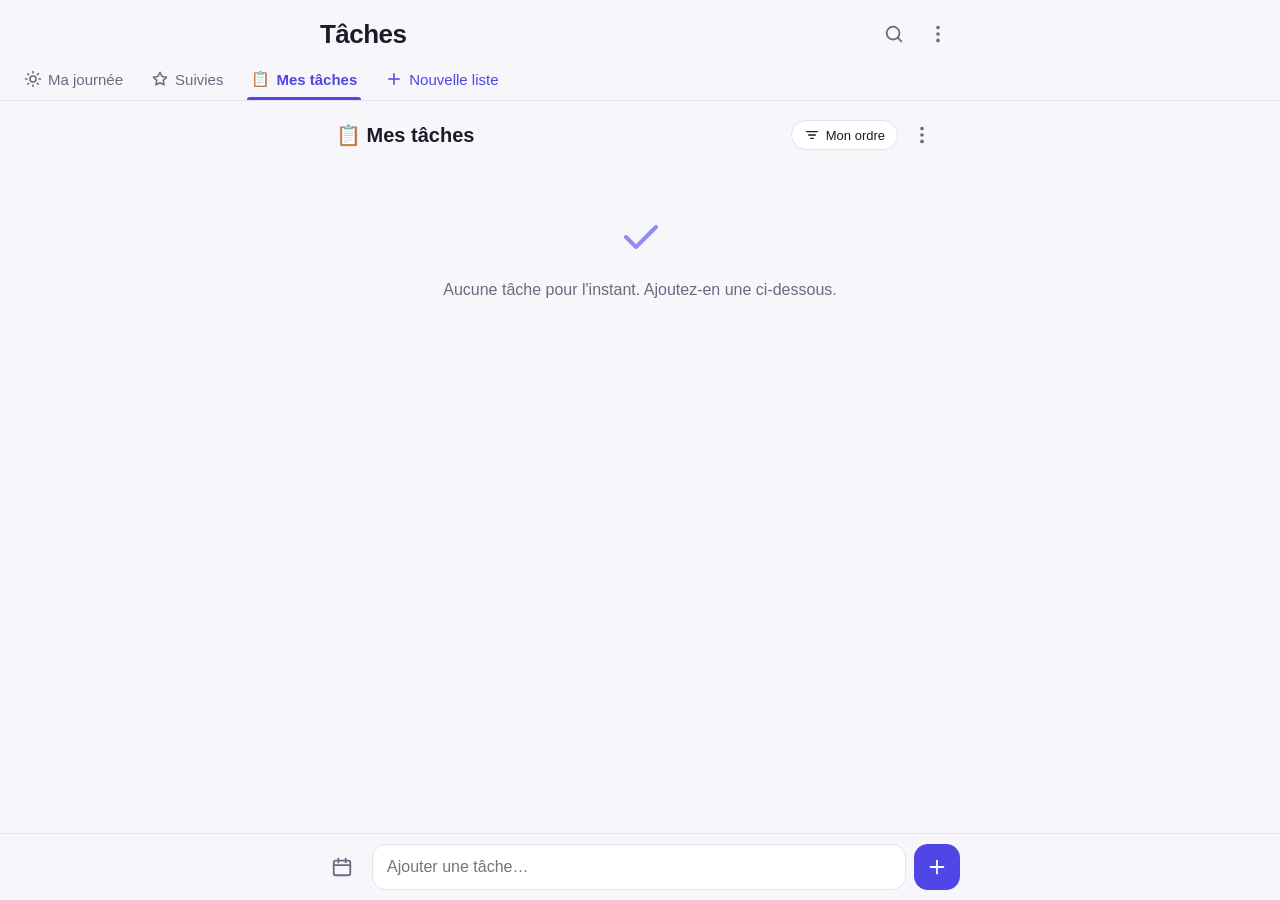
<file: index.html>
<!doctype html>
<html lang="fr">
<head>
  <meta charset="utf-8">
  <meta name="viewport" content="width=device-width, initial-scale=1">
  <title>Mes tâches</title>
  <meta http-equiv="refresh" content="0; url=todo/">
  <link rel="canonical" href="todo/">
  <script>location.replace('todo/');</script>
</head>
<body>
  <p><a href="todo/">Ouvrir Mes tâches</a></p>
</body>
</html>
</file>
<file: todo/style.css>
:root {
  --bg: #f6f6fb;
  --surface: #ffffff;
  --text: #1c1b29;
  --muted: #6b6a80;
  --border: #e3e2ee;
  --accent: #4f46e5;
  --accent-soft: #eceafe;
  --danger: #dc2626;
  --star: #f59e0b;
  --sun: #f59e0b;
  --chart: #4f46e5;
  --shadow: 0 1px 2px rgba(20, 18, 50, 0.06), 0 4px 16px rgba(20, 18, 50, 0.06);
  color-scheme: light dark;
}

@media (prefers-color-scheme: dark) {
  :root {
    --bg: #111018;
    --surface: #1c1b26;
    --text: #ecebf5;
    --muted: #9a99ad;
    --border: #2d2c3a;
    --accent: #8b85ff;
    --accent-soft: #2a2850;
    --danger: #f87171;
    --star: #fbbf24;
    --sun: #fbbf24;
    --chart: #7a73f0;
    --shadow: none;
  }
}

* { box-sizing: border-box; }

[hidden] { display: none !important; }

html, body { margin: 0; }

body {
  font-family: -apple-system, BlinkMacSystemFont, "Segoe UI", Roboto, sans-serif;
  background: var(--bg);
  color: var(--text);
  min-height: 100dvh;
  -webkit-tap-highlight-color: transparent;
  padding-bottom: calc(110px + env(safe-area-inset-bottom));
}

button, input, textarea, select { font: inherit; color: inherit; }

svg { width: 22px; height: 22px; fill: none; stroke: currentColor; stroke-width: 2; stroke-linecap: round; stroke-linejoin: round; flex: none; }
svg.dots { fill: currentColor; stroke: none; }

.sr-only { position: absolute; width: 1px; height: 1px; overflow: hidden; clip: rect(0 0 0 0); }

/* ---------- En-tête et onglets ---------- */

.top {
  position: sticky;
  top: 0;
  z-index: 5;
  background: var(--bg);
  padding: calc(12px + env(safe-area-inset-top)) 16px 0;
  border-bottom: 1px solid var(--border);
}

.top-row { display: flex; align-items: center; justify-content: space-between; }
.top-actions { display: flex; }

h1 { font-size: 26px; margin: 0; letter-spacing: -0.02em; }

.icon-btn {
  border: 0;
  background: transparent;
  width: 44px;
  height: 44px;
  border-radius: 12px;
  display: grid;
  place-items: center;
  cursor: pointer;
  color: var(--muted);
  flex: none;
  padding: 0;
}
.icon-btn:active { background: var(--accent-soft); }
.icon-btn[aria-expanded="true"] { color: var(--accent); background: var(--accent-soft); }

.search { padding: 4px 0 8px; }
.search input {
  width: 100%;
  height: 42px;
  border: 1px solid var(--border);
  background: var(--surface);
  border-radius: 12px;
  padding: 0 14px;
  font-size: 16px;
  outline: none;
}
.search input:focus { border-color: var(--accent); }

.tabs {
  display: flex;
  gap: 4px;
  overflow-x: auto;
  scrollbar-width: none;
  margin: 4px -16px 0;
  padding: 0 12px;
}
.tabs::-webkit-scrollbar { display: none; }
.tab {
  flex: none;
  border: 0;
  background: none;
  padding: 10px 12px 12px;
  font-size: 15px;
  color: var(--muted);
  cursor: pointer;
  position: relative;
  display: inline-flex;
  align-items: center;
  gap: 6px;
  white-space: nowrap;
}
.tab svg { width: 18px; height: 18px; }
.tab[aria-selected="true"] { color: var(--accent); font-weight: 600; }
.tab[aria-selected="true"]::after {
  content: "";
  position: absolute;
  left: 8px;
  right: 8px;
  bottom: 0;
  height: 3px;
  border-radius: 3px 3px 0 0;
  background: var(--accent);
}
.tab .count { font-size: 12px; font-weight: 500; opacity: 0.8; }
.tab.new-list { color: var(--accent); }

/* ---------- Menus ---------- */

.menu {
  position: fixed;
  z-index: 20;
  background: var(--surface);
  border: 1px solid var(--border);
  border-radius: 14px;
  box-shadow: 0 8px 30px rgba(0, 0, 0, 0.18);
  overflow: hidden;
  min-width: 230px;
}
.menu button {
  display: block;
  width: 100%;
  text-align: left;
  padding: 14px 16px;
  border: 0;
  background: none;
  cursor: pointer;
}
.menu button + button { border-top: 1px solid var(--border); }
.menu button:active { background: var(--accent-soft); }
.menu button[aria-checked="true"] { color: var(--accent); font-weight: 600; }
.menu button[aria-checked="true"]::after { content: " ✓"; }
.menu button:disabled { opacity: 0.4; }
.danger-text { color: var(--danger) !important; }

/* ---------- Tête de liste ---------- */

main { padding: 12px 16px; }

.list-head { display: flex; align-items: center; justify-content: space-between; gap: 8px; min-height: 44px; }
.list-head h2 { font-size: 20px; margin: 0; overflow-wrap: anywhere; }
.list-head-actions { display: flex; align-items: center; gap: 2px; flex: none; }
.list-sub { margin: 0 0 10px; color: var(--muted); font-size: 13px; }
.list-sub:empty { display: none; }

.chip-btn {
  display: inline-flex;
  align-items: center;
  gap: 6px;
  border: 1px solid var(--border);
  background: var(--surface);
  border-radius: 999px;
  padding: 6px 12px;
  font-size: 13px;
  cursor: pointer;
  white-space: nowrap;
}
.chip-btn svg { width: 16px; height: 16px; }
.chip-btn:active { background: var(--accent-soft); }

.group-label {
  margin: 18px 4px 8px;
  font-size: 13px;
  font-weight: 600;
  color: var(--muted);
  text-transform: uppercase;
  letter-spacing: 0.04em;
}
.group-label.late { color: var(--danger); }
.group-label:first-child { margin-top: 4px; }

/* ---------- Tâches ---------- */

.list { list-style: none; margin: 0; padding: 0; display: flex; flex-direction: column; gap: 8px; }

.group { list-style: none; }
.group.drag-source { opacity: 0.35; }
.group.drag-ghost {
  position: fixed;
  z-index: 30;
  pointer-events: none;
  box-shadow: 0 12px 30px rgba(0, 0, 0, 0.25);
  border-radius: 14px;
  opacity: 0.95;
}
.drop-line { height: 3px; border-radius: 3px; background: var(--accent); list-style: none; margin: -2px 0; }

.item {
  position: relative;
  border-radius: 14px;
  overflow: hidden;
}
.item.swiping, .item.removing { background: var(--danger); }
.item-inner {
  position: relative;
  z-index: 1;
  display: flex;
  align-items: flex-start;
  gap: 10px;
  padding: 12px 6px 12px 14px;
  background: var(--surface);
  box-shadow: var(--shadow);
  border-radius: 14px;
  touch-action: pan-y;
  transition: transform 0.2s ease;
}
.item.swiping .item-inner { transition: none; }
.swipe-label {
  position: absolute;
  inset: 0;
  display: flex;
  align-items: center;
  justify-content: flex-end;
  padding-right: 20px;
  color: #fff;
  font-weight: 600;
  font-size: 14px;
}

.subs { list-style: none; margin: 4px 0 0 28px; padding: 0; display: flex; flex-direction: column; gap: 4px; }
.subs .item-inner { padding-top: 9px; padding-bottom: 9px; box-shadow: none; border: 1px solid var(--border); }

.check {
  flex: none;
  width: 24px;
  height: 24px;
  margin-top: 1px;
  border-radius: 50%;
  border: 2px solid var(--muted);
  background: transparent;
  display: grid;
  place-items: center;
  cursor: pointer;
  padding: 0;
  opacity: 0.8;
}
.check svg { width: 14px; height: 14px; stroke-width: 3; opacity: 0; color: #fff; }
.item.done .check { background: var(--accent); border-color: var(--accent); opacity: 1; }
.item.done .check svg { opacity: 1; }

.body { flex: 1; min-width: 0; cursor: pointer; padding-top: 2px; }
.title { overflow-wrap: anywhere; line-height: 1.35; }
.item.done .title { text-decoration: line-through; color: var(--muted); }
.notes { color: var(--muted); font-size: 13px; margin-top: 2px; display: -webkit-box; -webkit-line-clamp: 2; -webkit-box-orient: vertical; overflow: hidden; overflow-wrap: anywhere; }
.meta { display: flex; flex-wrap: wrap; gap: 6px; margin-top: 6px; font-size: 12px; color: var(--muted); }
.meta:empty { display: none; }
.tag {
  display: inline-flex;
  align-items: center;
  gap: 4px;
  border-radius: 999px;
  padding: 2px 8px;
  border: 1px solid var(--border);
}
.tag svg { width: 12px; height: 12px; }
.tag.late { border-color: var(--danger); color: var(--danger); }
.tag.today { border-color: var(--accent); color: var(--accent); }
.tag.list-tag { background: var(--accent-soft); border-color: transparent; }

mark { background: #fde68a; color: #1c1b29; border-radius: 3px; }

.star-btn svg { width: 20px; height: 20px; }
.star-btn[aria-pressed="true"] { color: var(--star); }
.star-btn[aria-pressed="true"] svg { fill: currentColor; }
.item .star-btn { width: 36px; height: 36px; margin-top: -6px; }

.handle {
  width: 28px;
  height: 36px;
  margin: -6px -4px 0 -10px;
  display: grid;
  place-items: center;
  color: var(--muted);
  opacity: 0.5;
  touch-action: none;
  cursor: grab;
  flex: none;
}
.handle svg { width: 16px; height: 16px; fill: currentColor; stroke: none; }

.empty { text-align: center; color: var(--muted); padding: 56px 24px 24px; }
.empty svg { width: 48px; height: 48px; stroke: var(--accent); opacity: 0.6; }

.done-section { margin-top: 20px; }
.done-toggle {
  display: flex;
  align-items: center;
  gap: 6px;
  border: 0;
  background: none;
  padding: 8px 4px;
  font-weight: 600;
  color: var(--muted);
  cursor: pointer;
}
.done-toggle svg { width: 18px; height: 18px; transition: transform 0.2s; }
.done-toggle[aria-expanded="true"] svg { transform: rotate(90deg); }
#done-list { margin-top: 6px; }

/* ---------- Saisie ---------- */

.composer {
  position: fixed;
  left: 0;
  right: 0;
  bottom: 0;
  z-index: 6;
  background: var(--bg);
  border-top: 1px solid var(--border);
  padding: 10px 12px calc(10px + env(safe-area-inset-bottom));
}
.composer-row { display: flex; align-items: center; gap: 8px; }
.composer-extra { display: flex; flex-wrap: wrap; gap: 12px; align-items: center; padding: 0 4px 10px; font-size: 14px; color: var(--muted); }
.composer-extra input[type="date"] { margin-left: 6px; }
.hint { margin: 6px 56px 0; font-size: 12px; color: var(--accent); }
#new-title {
  flex: 1;
  min-width: 0;
  height: 46px;
  border: 1px solid var(--border);
  background: var(--surface);
  border-radius: 14px;
  padding: 0 14px;
  font-size: 16px; /* évite le zoom auto sur iOS */
  outline: none;
}
#new-title:focus { border-color: var(--accent); }
.add-btn {
  flex: none;
  width: 46px;
  height: 46px;
  border: 0;
  border-radius: 14px;
  background: var(--accent);
  color: #fff;
  display: grid;
  place-items: center;
  cursor: pointer;
}
.add-btn:active { transform: scale(0.95); }

input[type="date"], input[type="time"], input[type="text"], textarea, select {
  border: 1px solid var(--border);
  background: var(--surface);
  border-radius: 10px;
  padding: 8px 10px;
  font-size: 16px;
}
.star-toggle { display: inline-flex; align-items: center; gap: 6px; }
.star-toggle input { width: 18px; height: 18px; accent-color: var(--star); }

/* ---------- Dialogues ---------- */

dialog {
  border: 0;
  background: var(--surface);
  color: var(--text);
  padding: 0;
}
dialog::backdrop { background: rgba(10, 10, 25, 0.45); }

dialog.small { border-radius: 20px; padding: 20px; width: min(92vw, 420px); }
dialog.small h3 { margin: 0 0 14px; font-size: 19px; }
dialog.small p { margin: 0; color: var(--muted); line-height: 1.45; }
#list-name { width: 100%; }
.emoji-row { display: flex; flex-wrap: wrap; gap: 6px; margin-top: 12px; }
.emoji-row button {
  width: 40px;
  height: 40px;
  border-radius: 10px;
  border: 1px solid var(--border);
  background: var(--surface);
  font-size: 20px;
  cursor: pointer;
  padding: 0;
}
.emoji-row button[aria-pressed="true"] { border-color: var(--accent); background: var(--accent-soft); }
.dialog-actions { display: flex; justify-content: flex-end; gap: 8px; margin-top: 20px; }
.dialog-actions button {
  border: 1px solid var(--border);
  background: var(--surface);
  border-radius: 10px;
  padding: 9px 16px;
  cursor: pointer;
}
.dialog-actions .primary { background: var(--accent); border-color: var(--accent); color: #fff; }
.dialog-actions .danger-bg { background: var(--danger); border-color: var(--danger); }

dialog.sheet {
  width: 100%;
  max-width: 100%;
  height: 100%;
  max-height: 100%;
  margin: 0;
  padding: env(safe-area-inset-top) 0 env(safe-area-inset-bottom);
}
dialog.sheet[open] { animation: slide-up 0.2s ease; }
@keyframes slide-up { from { transform: translateY(24px); opacity: 0; } }
#task-form { display: flex; flex-direction: column; padding: 8px 16px 24px; max-width: 640px; margin: 0 auto; }
.sheet-bar { display: flex; align-items: center; margin: 0 -8px 4px; }
.sheet-bar .spacer { flex: 1; }
.field-inline select { border: 0; background: var(--accent-soft); color: var(--accent); font-weight: 600; border-radius: 999px; padding: 6px 12px; font-size: 14px; }
.title-input {
  border: 0 !important;
  background: transparent !important;
  font-size: 22px !important;
  padding: 12px 0 !important;
  outline: none;
  width: 100%;
}
.field { display: flex; align-items: center; gap: 12px; padding: 8px 0; color: var(--muted); flex-wrap: wrap; }
.field textarea, .field select { flex: 1; min-width: 0; color: var(--text); resize: vertical; }
.field input { color: var(--text); }
.field-icon-space { width: 22px; }
.quick-dates { padding-top: 0; gap: 8px; }
.link-btn { border: 0; background: none; color: var(--accent); cursor: pointer; padding: 6px; }

.subtasks { padding: 8px 0; }
.subtasks-title { display: flex; align-items: center; gap: 12px; color: var(--muted); padding: 4px 0 8px; }
#sub-list { list-style: none; margin: 0; padding: 0 0 0 34px; display: flex; flex-direction: column; gap: 4px; }
.sub-row { display: flex; align-items: center; gap: 10px; }
.sub-row input[type="text"] { flex: 1; min-width: 0; border-color: transparent; background: var(--bg); }
.sub-row.done input[type="text"] { text-decoration: line-through; color: var(--muted); }
.sub-row .check { width: 22px; height: 22px; }
.sub-row.done .check { background: var(--accent); border-color: var(--accent); }
.sub-row.done .check svg { opacity: 1; }
.sub-add { padding: 6px 0 0 34px; }
.sub-add input { width: 100%; }

.primary-btn {
  margin-top: 24px;
  border: 0;
  border-radius: 14px;
  padding: 14px;
  background: var(--accent);
  color: #fff;
  font-weight: 600;
  cursor: pointer;
}

/* ---------- Toast ---------- */

.toast {
  position: fixed;
  left: 16px;
  right: 16px;
  bottom: calc(84px + env(safe-area-inset-bottom));
  z-index: 40;
  background: #23222f;
  color: #fff;
  border-radius: 12px;
  padding: 10px 10px 10px 16px;
  display: flex;
  align-items: center;
  justify-content: space-between;
  gap: 12px;
  box-shadow: 0 8px 30px rgba(0, 0, 0, 0.25);
}
.toast button { border: 0; background: none; color: #a5a0ff; font-weight: 600; padding: 6px 8px; cursor: pointer; }

@media (min-width: 640px) {
  .top-row, .search, main, .composer-row, .composer-extra, .hint { max-width: 640px; margin-left: auto; margin-right: auto; }
}

/* Sous-tâches plus compactes, ligne de date sur une seule ligne */
.subs .check { width: 20px; height: 20px; margin-top: 0; }
.subs .title { font-size: 15px; }
.subs .star-btn { width: 32px; height: 32px; margin-top: -5px; }
#task-due { flex: 1; min-width: 0; }
#task-time { width: 112px; }

/* ---------- Ma journée ---------- */

.progress { height: 6px; border-radius: 6px; background: var(--border); overflow: hidden; margin: 0 0 14px; }
.progress span { display: block; height: 100%; width: 0; background: var(--accent); border-radius: 6px; transition: width 0.3s ease; }

.section-label { margin: 24px 4px 4px; font-size: 13px; font-weight: 600; color: var(--muted); text-transform: uppercase; letter-spacing: 0.04em; }
.section-hint { margin: 0 4px 10px; font-size: 13px; color: var(--muted); }
.tag.myday { color: var(--sun); border-color: var(--sun); }
.add-myday { color: var(--accent); }
.add-myday svg { width: 22px; height: 22px; }

.myday-btn {
  align-self: flex-start;
  margin-top: 10px;
  border: 1px solid var(--border);
  background: var(--surface);
  border-radius: 999px;
  padding: 6px 12px;
  font-size: 14px;
  cursor: pointer;
}
.myday-btn[aria-pressed="true"] { border-color: var(--sun); color: var(--sun); font-weight: 600; }

/* ---------- Statistiques ---------- */

.stats { padding: 8px 16px 32px; max-width: 640px; margin: 0 auto; }
.stats .sheet-bar h2 { margin: 0 0 0 4px; font-size: 20px; }
.tiles { display: grid; grid-template-columns: 1fr 1fr; gap: 10px; margin: 8px 0 16px; }
.tile { background: var(--bg); border-radius: 16px; padding: 14px; }
.tile-value { font-size: 30px; font-weight: 700; letter-spacing: -0.02em; line-height: 1.1; font-variant-numeric: tabular-nums; }
.tile-label { font-size: 13px; color: var(--muted); margin-top: 4px; }
.tile-sub { font-size: 12px; color: var(--muted); margin-top: 2px; }

.stat-card { background: var(--bg); border-radius: 16px; padding: 14px; margin-bottom: 16px; }
.stat-card h3 { margin: 0 0 12px; font-size: 15px; }

.bars { display: grid; grid-template-columns: repeat(7, 1fr); gap: 2px; align-items: end; height: 160px; border-bottom: 1px solid var(--border); }
.bar-col {
  height: 100%;
  border: 0;
  background: none;
  padding: 0 4px;
  display: flex;
  flex-direction: column;
  justify-content: flex-end;
  align-items: center;
  cursor: pointer;
  font-variant-numeric: tabular-nums;
}
.bar-value { font-size: 12px; color: var(--text); font-weight: 600; min-height: 16px; margin-bottom: 4px; visibility: hidden; }
.bar-col[aria-pressed="true"] .bar-value { visibility: visible; }
.bar { width: 100%; max-width: 28px; background: var(--chart); border-radius: 4px 4px 0 0; min-height: 0; }
.bar-col[aria-pressed="false"] .bar { opacity: 0.75; }
.bar-labels { display: grid; grid-template-columns: repeat(7, 1fr); gap: 2px; margin-top: 6px; font-size: 12px; color: var(--muted); text-align: center; }
.bar-labels .is-today { color: var(--text); font-weight: 600; }
.chart-empty { color: var(--muted); font-size: 13px; margin: 8px 0 0; }

.stat-table { margin-top: 12px; font-size: 13px; color: var(--muted); }
.stat-table summary { cursor: pointer; }
.stat-table table { width: 100%; border-collapse: collapse; margin-top: 8px; color: var(--text); }
.stat-table td, .stat-table th { text-align: left; padding: 4px 0; border-bottom: 1px solid var(--border); font-weight: 400; }
.stat-table td:last-child, .stat-table th:last-child { text-align: right; font-variant-numeric: tabular-nums; }

.list-stat { padding: 8px 0; }
.list-stat + .list-stat { border-top: 1px solid var(--border); }
.list-stat-row { display: flex; justify-content: space-between; gap: 12px; font-size: 14px; }
.list-stat-row span:last-child { color: var(--muted); font-variant-numeric: tabular-nums; white-space: nowrap; }
.meter { height: 6px; border-radius: 6px; background: var(--border); overflow: hidden; margin-top: 6px; }
.meter span { display: block; height: 100%; background: var(--chart); border-radius: 6px; }

/* ---------- Import Google Tasks ---------- */

.steps { margin: 0; padding-left: 20px; line-height: 1.5; display: flex; flex-direction: column; gap: 8px; }
.steps a { color: var(--accent); }
dialog.small p.note { margin-top: 14px; font-size: 13px; }
</file>
